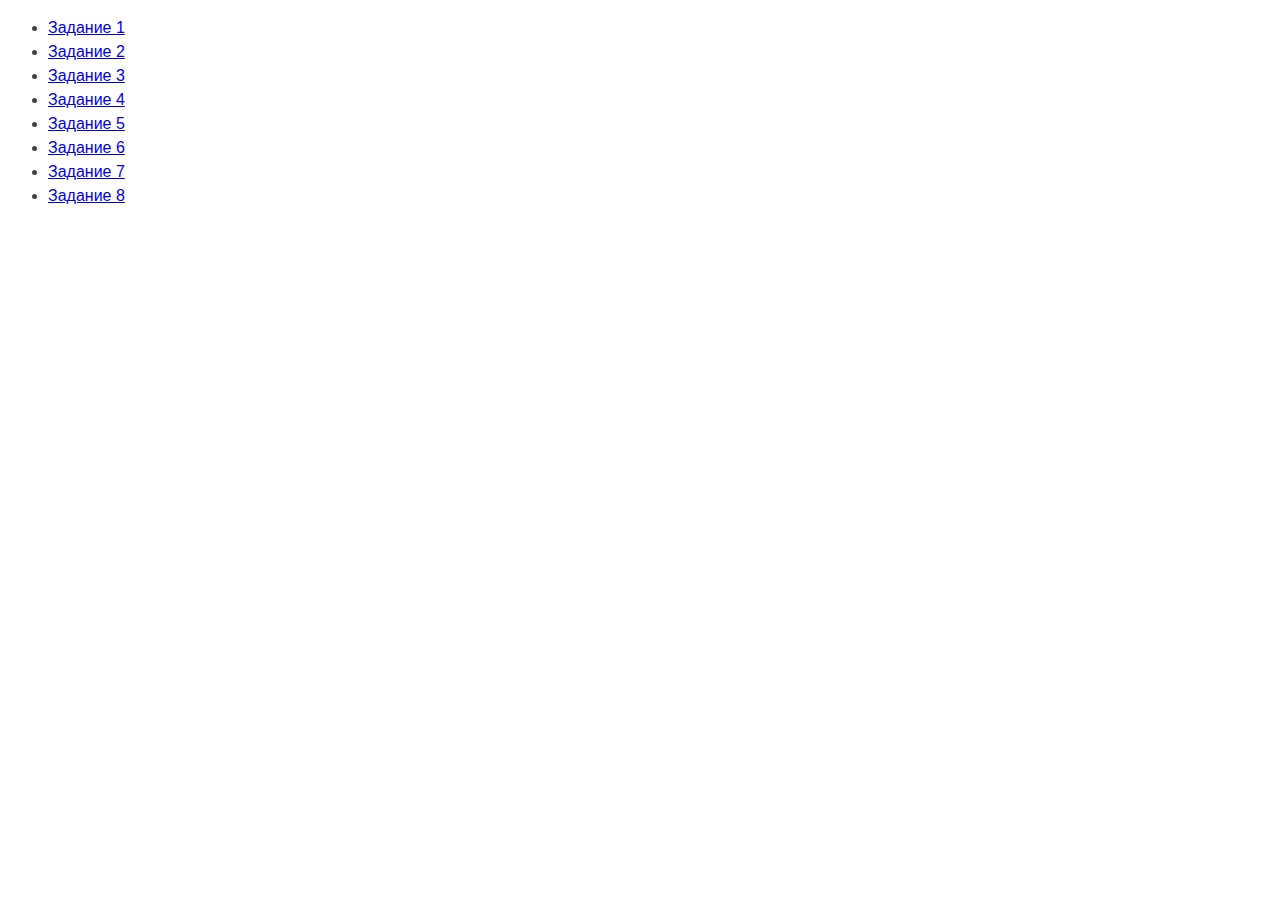
<file: DOM/index.html>
<!DOCTYPE html>
<html lang="ru">
  <head>
    <meta charset="UTF-8" />
    <meta http-equiv="X-UA-Compatible" content="IE=edge" />
    <meta name="viewport" content="width=device-width, initial-scale=1.0" />
    <title>Страница навигации</title>
    <style>
      body {
        font-family: -apple-system, BlinkMacSystemFont, 'Segoe UI', Roboto,
          Oxygen, Ubuntu, Cantarell, 'Open Sans', 'Helvetica Neue', sans-serif;
        background-color: #fff;
        color: #424242;
        line-height: 1.5;
      }
    </style>
  </head>
  <body>
    <ul>
      <li><a href="task-01.html">Задание 1</a></li>
      <li><a href="task-02.html">Задание 2</a></li>
      <li><a href="task-03.html">Задание 3</a></li>
      <li><a href="task-04.html">Задание 4</a></li>
      <li><a href="task-05.html">Задание 5</a></li>
      <li><a href="task-06.html">Задание 6</a></li>
      <li><a href="task-07.html">Задание 7</a></li>
      <li><a href="task-08.html">Задание 8</a></li>
    </ul>
  </body>
</html>
</file>
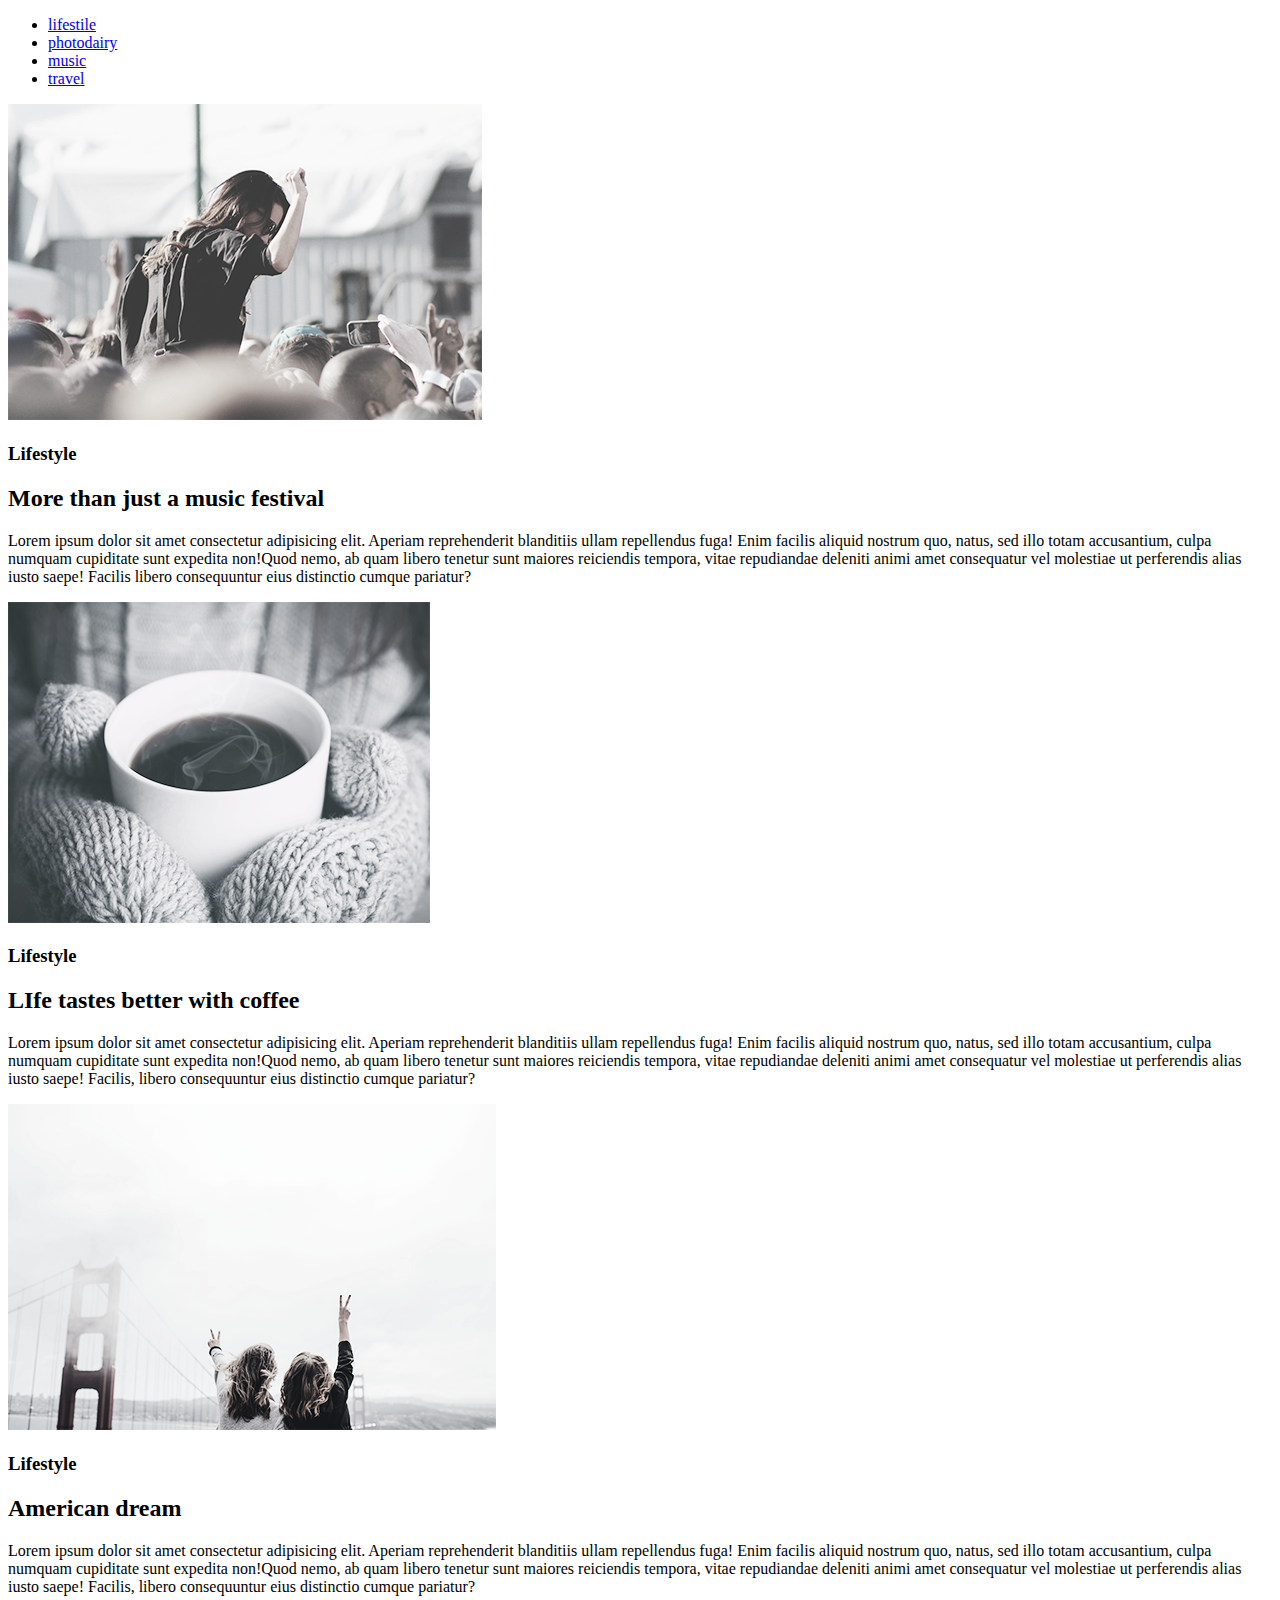
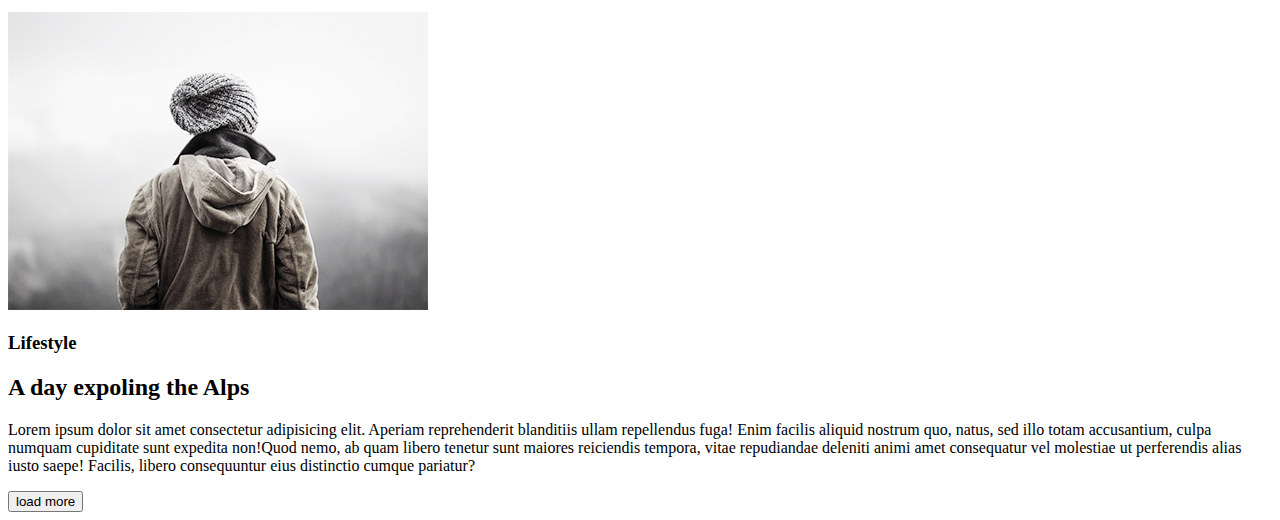
<file: homework-1/index.html>
<!DOCTYPE html>
<html lang="en">

<head>
    <meta charset="UTF-8">
    <meta name="viewport" content="width=device-width, initial-scale=1.0">
    <meta http-equiv="X-UA-Compatible" content="ie=edge">
    <title>Homework-1</title>
</head>

<body>
    <header>
        <!--навігація-->
        <ul>
            <li><a href="#">lifestile</a></li>
            <li><a href="#">photodairy</a></li>
            <li><a href="#">music</a></li>
            <li><a href="#">travel</a></li>
        </ul>
    </header>

    <main>
    <div class="cards">
        <div class="card">
            <img src="./img/1.png" alt="Дівчина в натовпі">
            <h3>Lifestyle</h3>
            <h2>More than just a music festival</h2>
            <p>Lorem ipsum dolor sit amet consectetur adipisicing elit. Aperiam reprehenderit blanditiis ullam
                repellendus fuga! Enim facilis aliquid nostrum quo, natus, sed illo totam accusantium, culpa numquam
                cupiditate sunt expedita non!Quod nemo, ab quam libero tenetur sunt maiores reiciendis tempora, vitae
                repudiandae deleniti animi amet consequatur vel molestiae ut perferendis alias iusto saepe! Facilis
                libero consequuntur eius distinctio cumque pariatur?</p>
        </div>
        <div class="card"> 
            <img src="./img/2.png" alt="З друзями">
            <h3>Lifestyle</h3>
            <h2>LIfe tastes better with coffee</h2>
            <p>Lorem ipsum dolor sit amet consectetur adipisicing elit. Aperiam reprehenderit blanditiis ullam
                repellendus fuga! Enim facilis aliquid nostrum quo, natus, sed illo totam accusantium, culpa numquam
                cupiditate sunt expedita non!Quod nemo, ab quam libero tenetur sunt maiores reiciendis tempora, vitae
                repudiandae deleniti animi amet consequatur vel molestiae ut perferendis alias iusto saepe! Facilis,
                libero consequuntur eius distinctio cumque pariatur?</p>
        </div>
        <div class="card">
            <img src="./img/3.png" alt="Найдовший міст Америки">
            <h3>Lifestyle</h3>
            <h2>American dream</h2>
            <p>Lorem ipsum dolor sit amet consectetur adipisicing elit. Aperiam reprehenderit blanditiis ullam
                repellendus fuga! Enim facilis aliquid nostrum quo, natus, sed illo totam accusantium, culpa numquam
                cupiditate sunt expedita non!Quod nemo, ab quam libero tenetur sunt maiores reiciendis tempora, vitae
                repudiandae deleniti animi amet consequatur vel molestiae ut perferendis alias iusto saepe! Facilis,
                libero consequuntur eius distinctio cumque pariatur?</p>
        </div>
        <div class="card">
            <img src="./img/4.png" alt="Далеко в Альпах">
            <h3>Lifestyle</h3>
            <h2>A day expoling the Alps</h2>
            <p>Lorem ipsum dolor sit amet consectetur adipisicing elit. Aperiam reprehenderit blanditiis ullam
                repellendus fuga! Enim facilis aliquid nostrum quo, natus, sed illo totam accusantium, culpa numquam
                cupiditate sunt expedita non!Quod nemo, ab quam libero tenetur sunt maiores reiciendis tempora, vitae
                repudiandae deleniti animi amet consequatur vel molestiae ut perferendis alias iusto saepe! Facilis,
                libero consequuntur eius distinctio cumque pariatur?</p>
        </div>
        <div>
            <button>load more</button>
        </div>
    </div>
    </main>
    <footer></footer>
</body>

</html>
</file>
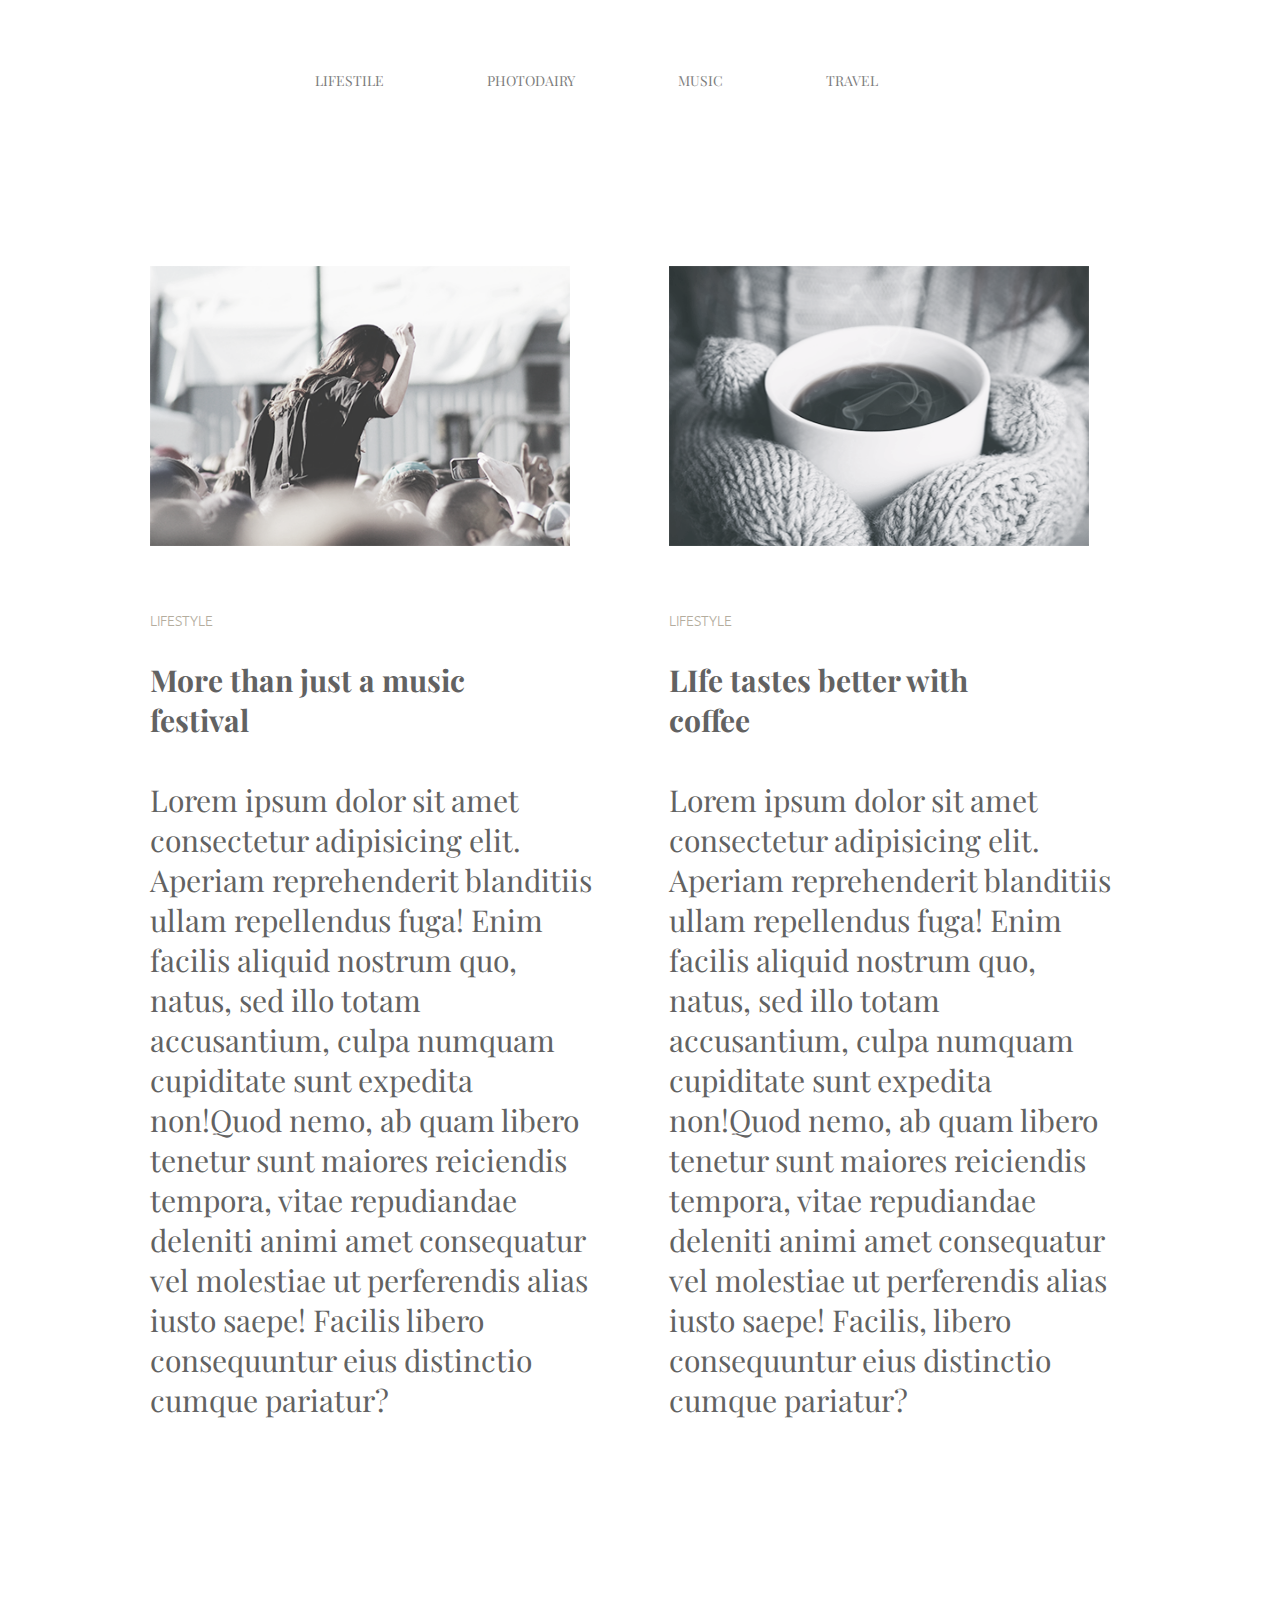
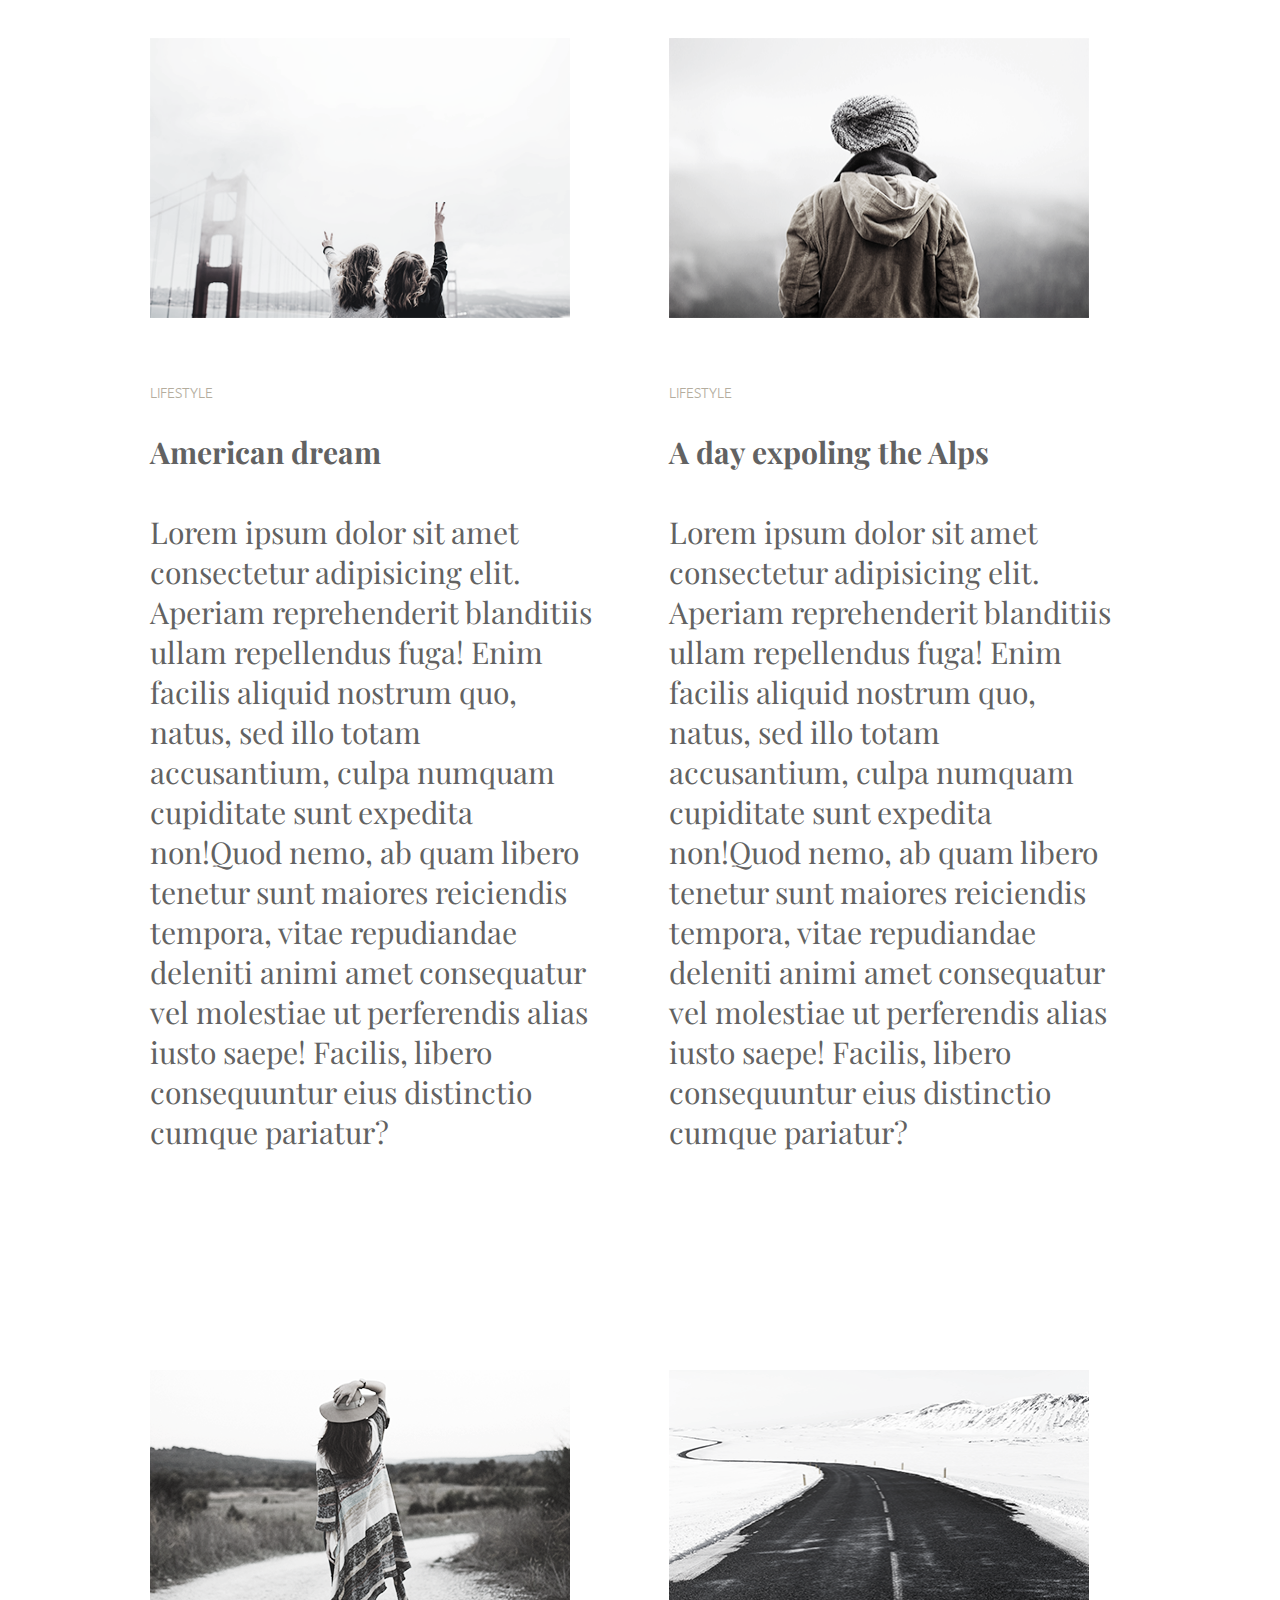
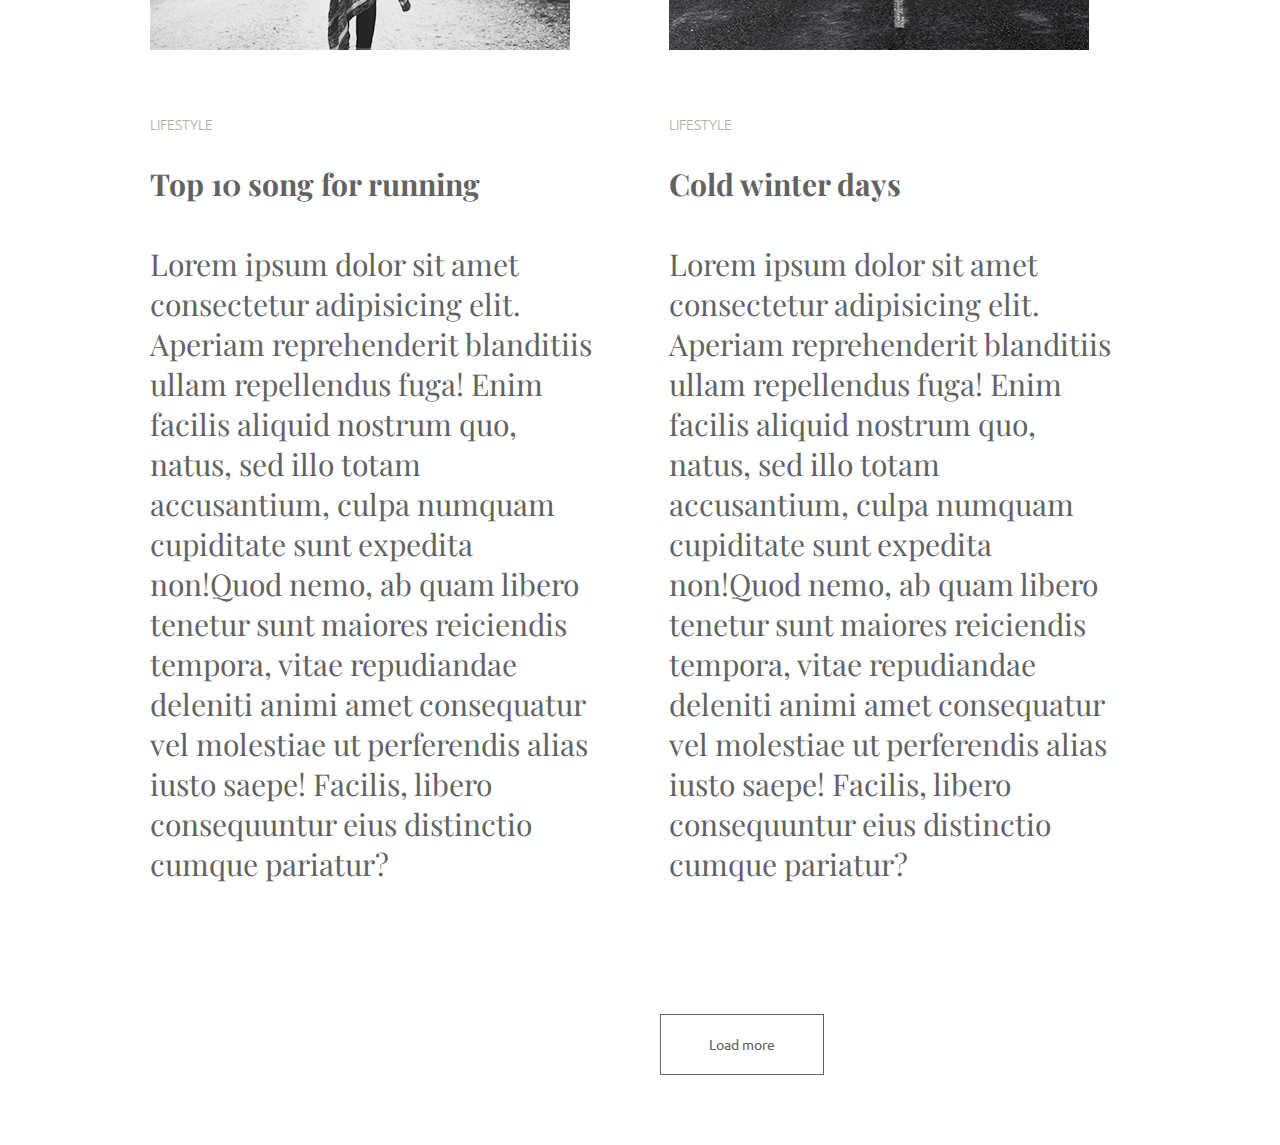
<file: homework-2/index.html>
<!DOCTYPE html>
<html lang="en">

<head>
    <meta charset="UTF-8">
    <meta name="viewport" content="width=device-width, initial-scale=1.0">
    <meta http-equiv="X-UA-Compatible" content="ie=edge">
    <title>Homework-1</title>
    <link rel="stylesheet" href="./css/index.css">
</head>

<body>
    <header>
        <!--навігація-->
        <ul class="list">
            <li ><a href="#">lifestile</a></li>
            <li><a href="#">photodairy</a></li>
            <li><a href="#">music</a></li>
            <li><a href="#">travel</a></li>
        </ul>
    </header>

    <main>
        <div class="cards">
            <div class="card">
                <img src="./img/1.png" alt="Дівчина в натовпі">
                <h3 class="title">Lifestyle</h3>
                <h2 class="about">More than just a music festival</h2>
                <p class="description">Lorem ipsum dolor sit amet consectetur adipisicing elit. Aperiam reprehenderit
                    blanditiis ullam
                    repellendus fuga! Enim facilis aliquid nostrum quo, natus, sed illo totam accusantium, culpa numquam
                    cupiditate sunt expedita non!Quod nemo, ab quam libero tenetur sunt maiores reiciendis tempora,
                    vitae
                    repudiandae deleniti animi amet consequatur vel molestiae ut perferendis alias iusto saepe! Facilis
                    libero consequuntur eius distinctio cumque pariatur?</p>
            </div>
            <div class="card">
                <img src="./img/2.png" alt="З друзями">
                <h3 class="title">Lifestyle</h3>
                <h2 class="about" class="about">LIfe tastes better with coffee</h2>
                <p class="description">Lorem ipsum dolor sit amet consectetur adipisicing elit. Aperiam reprehenderit
                    blanditiis ullam
                    repellendus fuga! Enim facilis aliquid nostrum quo, natus, sed illo totam accusantium, culpa numquam
                    cupiditate sunt expedita non!Quod nemo, ab quam libero tenetur sunt maiores reiciendis tempora,
                    vitae
                    repudiandae deleniti animi amet consequatur vel molestiae ut perferendis alias iusto saepe! Facilis,
                    libero consequuntur eius distinctio cumque pariatur?</p>
            </div>
            <div class="card">
                <img src="./img/3.png" alt="Найдовший міст Америки">
                <h3 class="title">Lifestyle</h3>
                <h2 class="about">American dream</h2>
                <p class="description">Lorem ipsum dolor sit amet consectetur adipisicing elit. Aperiam reprehenderit
                    blanditiis ullam
                    repellendus fuga! Enim facilis aliquid nostrum quo, natus, sed illo totam accusantium, culpa numquam
                    cupiditate sunt expedita non!Quod nemo, ab quam libero tenetur sunt maiores reiciendis tempora,
                    vitae
                    repudiandae deleniti animi amet consequatur vel molestiae ut perferendis alias iusto saepe! Facilis,
                    libero consequuntur eius distinctio cumque pariatur?</p>
            </div>
            <div class="card">
                <img src="./img/4.png" alt="Далеко в Альпах">
                <h3 class="title">Lifestyle</h3>
                <h2 class="about">A day expoling the Alps</h2>
                <p class="description">Lorem ipsum dolor sit amet consectetur adipisicing elit. Aperiam reprehenderit
                    blanditiis ullam
                    repellendus fuga! Enim facilis aliquid nostrum quo, natus, sed illo totam accusantium, culpa numquam
                    cupiditate sunt expedita non!Quod nemo, ab quam libero tenetur sunt maiores reiciendis tempora,
                    vitae
                    repudiandae deleniti animi amet consequatur vel molestiae ut perferendis alias iusto saepe! Facilis,
                    libero consequuntur eius distinctio cumque pariatur?</p>
            </div>
            <div class="card">
                <img src="./img/5.png" alt="Одиноко">
                <h3 class="title">Lifestyle</h3>
                <h2 class="about">Top 10 song for running</h2>
                <p class="description">Lorem ipsum dolor sit amet consectetur adipisicing elit. Aperiam reprehenderit
                    blanditiis ullam
                    repellendus fuga! Enim facilis aliquid nostrum quo, natus, sed illo totam accusantium, culpa numquam
                    cupiditate sunt expedita non!Quod nemo, ab quam libero tenetur sunt maiores reiciendis tempora,
                    vitae
                    repudiandae deleniti animi amet consequatur vel molestiae ut perferendis alias iusto saepe! Facilis,
                    libero consequuntur eius distinctio cumque pariatur?</p>
            </div>
            <div class="card">
                <img src="./img/6.png" alt="Дорога, Сніг">
                <h3 class="title">Lifestyle</h3>
                <h2 class="about">Cold winter days</h2>
                <p class="description">Lorem ipsum dolor sit amet consectetur adipisicing elit. Aperiam reprehenderit
                    blanditiis ullam
                    repellendus fuga! Enim facilis aliquid nostrum quo, natus, sed illo totam accusantium, culpa numquam
                    cupiditate sunt expedita non!Quod nemo, ab quam libero tenetur sunt maiores reiciendis tempora,
                    vitae
                    repudiandae deleniti animi amet consequatur vel molestiae ut perferendis alias iusto saepe! Facilis,
                    libero consequuntur eius distinctio cumque pariatur?</p>
            </div>
            <div>
                <button class="btn">Load more</button>
            </div>
        </div>
    </main>
    <footer></footer>
</body>

</html>
</file>
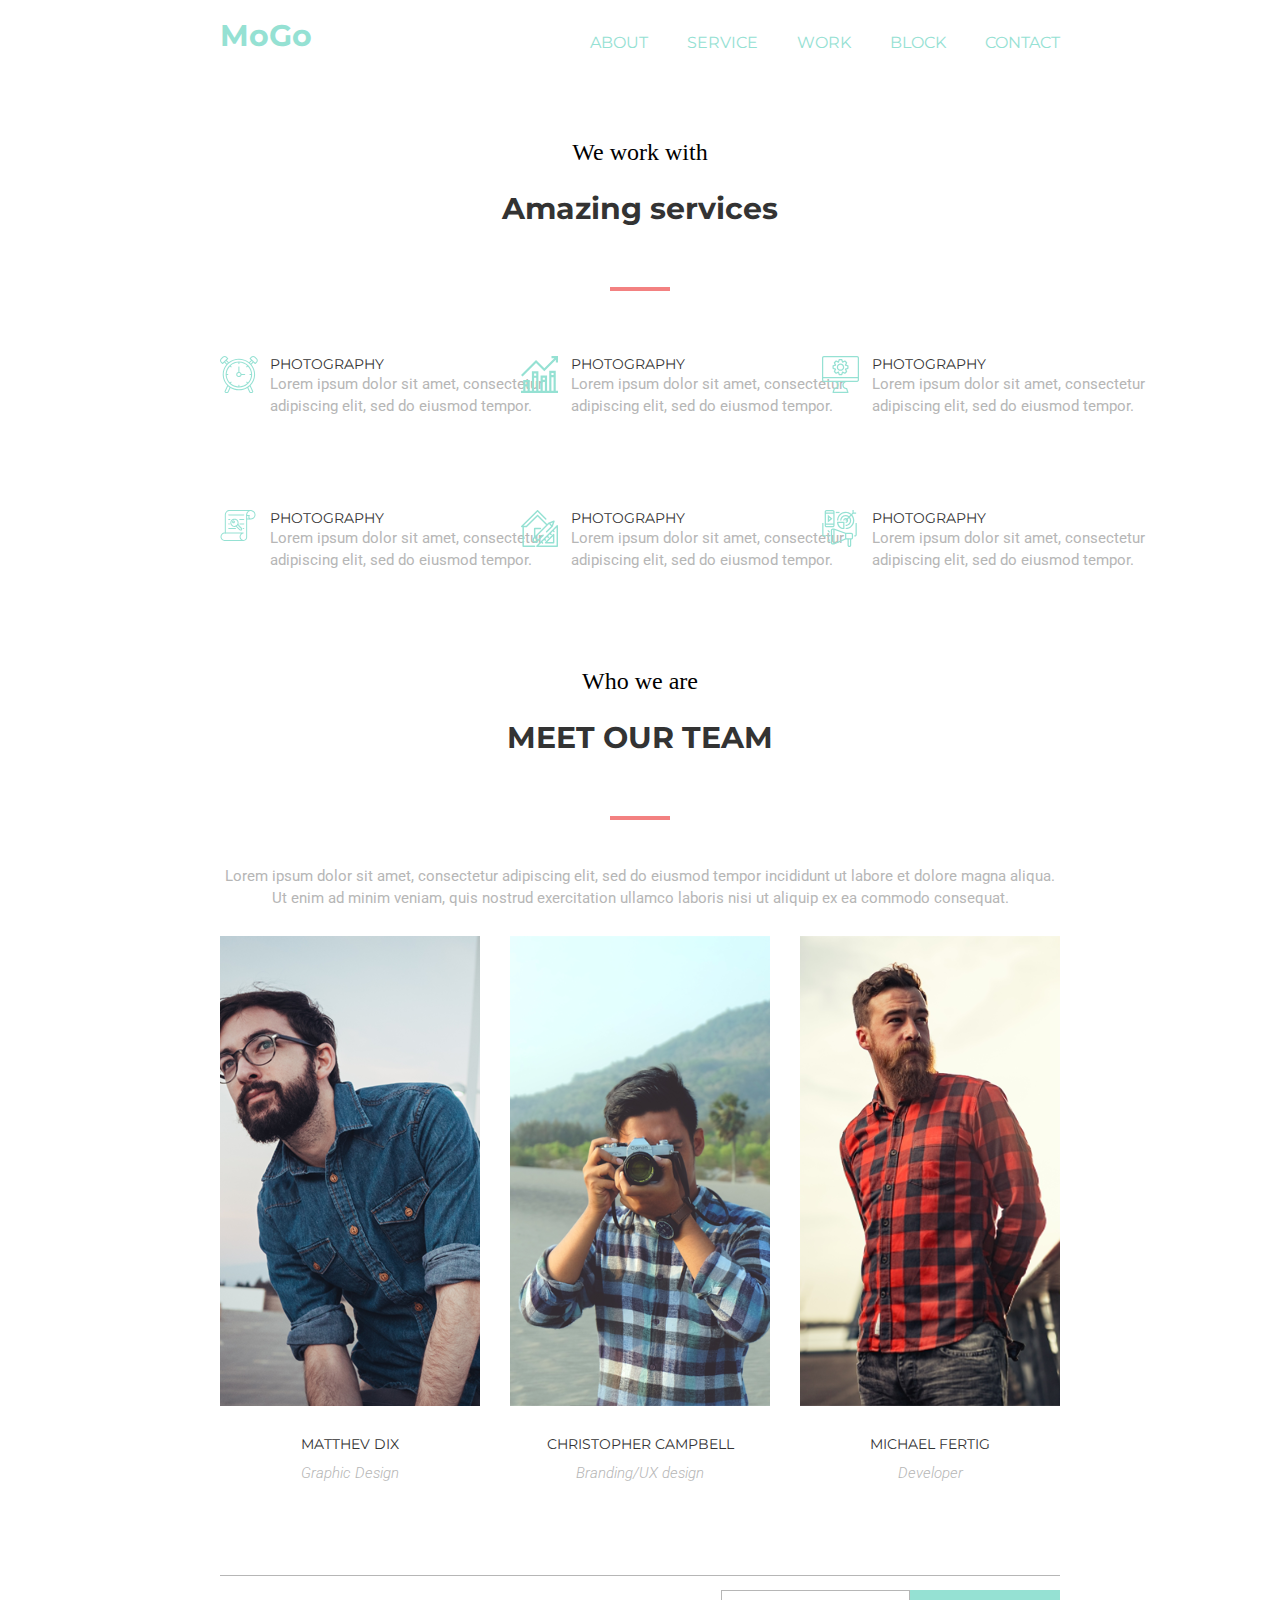
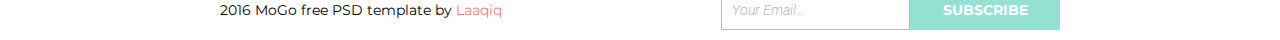
<file: homework-3/index.html>
<!DOCTYPE html>
<html lang="en">

<head>
    <meta charset="UTF-8">
    <meta name="viewport" content="width=device-width, initial-scale=1.0">
    <title>DZ4</title>
    <link rel="stylesheet" href="./css/style.css">
</head>

<body>
    <header>
        <div class="container header-container">

            <h2 class="logo">MoGo</h2>

            <nav>
                <ul class="list">
                    <a href="#">
                        <li class="menu-btn">ABOUT</li>
                    </a>
                    <a href="#">
                        <li class="menu-btn">SERVICE</li>
                    </a>
                    <a href="#">
                        <li class="menu-btn">WORK</li>
                    </a>
                    <a href="#">
                        <li class="menu-btn">BLOCK</li>
                    </a>
                    <a href="#">
                        <li class="menu-btn">CONTACT</li>
                    </a>
                </ul>
            </nav>
        </div>
    </header>
    <main>
        <div class="container">
            <section class="info-block">
                <h3 class="Title">We work with</h3>
                <h2 class="services">Amazing services</h2>
                <div class="line"></div>
            </section>
            <section class="benefits">

                <div class="benefit">
                    <div class="img-block">
                        <img src="./img/clock.svg" alt="clock" class="icon">
                    </div>
                    <div class="textblock">
                        <h4 class="title">PHOTOGRAPHY</h4>
                        <p class="text">Lorem ipsum dolor sit amet, consectetur adipiscing elit, sed do eiusmod tempor.
                        </p>
                    </div>
                </div>

                <div class="benefit">
                    <div class="img-block">
                        <img src="./img/bar-graph.svg" alt="bar-graph" class="icon">
                    </div>
                    <div class="textblock">
                        <h4 class="title">PHOTOGRAPHY</h4>
                        <p class="text">Lorem ipsum dolor sit amet, consectetur adipiscing elit, sed do eiusmod tempor.
                        </p>
                    </div>
                </div>

                <div class="benefit">
                    <div class="img-block">
                        <img src="./img/computer.svg" alt="computer" class="icon">
                    </div>
                    <div class="textblock">
                        <h4 class="title">PHOTOGRAPHY</h4>
                        <p class="text">Lorem ipsum dolor sit amet, consectetur adipiscing elit, sed do eiusmod tempor.
                        </p>
                    </div>
                </div>

                <div class="benefit">
                    <div class="img-block">
                        <img src="./img/list.svg" alt="list" class="icon">
                    </div>
                    <div class="textblock">
                        <h4 class="title">PHOTOGRAPHY</h4>
                        <p class="text">Lorem ipsum dolor sit amet, consectetur adipiscing elit, sed do eiusmod tempor.
                        </p>
                    </div>
                </div>

                <div class="benefit">
                    <div class="img-block">
                        <img src="./img/home.svg" alt="home" class="icon">
                    </div>
                    <div class="textblock">
                        <h4 class="title">PHOTOGRAPHY</h4>
                        <p class="text">Lorem ipsum dolor sit amet, consectetur adipiscing elit, sed do eiusmod tempor.
                        </p>
                    </div>
                </div>

                <div class="benefit">
                    <div class="img-block">
                        <img src="./img/activity.svg" alt="activity" class="icon">
                    </div>
                    <div class="textblock">
                        <h4 class="title">PHOTOGRAPHY</h4>
                        <p class="text">Lorem ipsum dolor sit amet, consectetur adipiscing elit, sed do eiusmod tempor.
                        </p>
                    </div>
                </div>

            </section>
            <div class="container">
                <section class="info-block">
                    <h3 class="who">Who we are</h3>
                    <h2 class="services">MEET OUR TEAM</h2>
                    <div class="linesecond"></div>
                    <p class="textsecond">Lorem ipsum dolor sit amet, consectetur adipiscing elit, sed do eiusmod tempor
                        incididunt ut labore et dolore magna aliqua. Ut enim ad minim veniam, quis nostrud exercitation
                        ullamco laboris nisi ut aliquip ex ea commodo consequat.</p>
                </section>
            </div>

            <div class="team">
                <div class="person first-man">
                    <div class="gradient">
                        <div class="social">
                            <div class="social-item"><a href="#"><img src="./img/faceb.svg" alt=""></a></div>
                            <div class="social-item"><a href="#"><img src="./img/twitter.svg" alt=""></a></div>
                            <div class="social-item"><a href="#"><img src="./img/pinterest.svg" alt=""></a></div>
                            <div class="social-item"><a href="#"><img src="./img/instagram.svg" alt=""></a></div>
                        </div>
                    </div>
                    <div class="man"></div>
                    <div class="card">
                        <h4 class="name">MATTHEV DIX</h4>
                        <p class="work">Graphic Design
                        </p>
                    </div>
                </div>

                <div class="person second-man">
                    <div class="gradient">
                        <div class="social">
                            <div class="social-item"><a href="#"><img src="./img/faceb.svg" alt=""></a></div>
                            <div class="social-item"><a href="#"><img src="./img/twitter.svg" alt=""></a></div>
                            <div class="social-item"><a href="#"><img src="./img/pinterest.svg" alt=""></a></div>
                            <div class="social-item"><a href="#"><img src="./img/instagram.svg" alt=""></a></div>
                        </div>
                    </div>
                    <div class="man"></div>
                    <div class="textblock2">
                        <h4 class="name">CHRISTOPHER CAMPBELL</h4>
                        <p class="work">Branding/UX design
                        </p>
                    </div>
                </div>

                <div class="person third-man">
                    <div class="gradient">
                        <div class="social">
                            <div class="social-item"><a href="#"><img src="./img/faceb.svg" alt=""></a></div>
                            <div class="social-item"><a href="#"><img src="./img/twitter.svg" alt=""></a></div>
                            <div class="social-item"><a href="#"><img src="./img/pinterest.svg" alt=""></a></div>
                            <div class="social-item"><a href="#"><img src="./img/instagram.svg" alt=""></a></div>
                        </div>
                    </div>
                    <div class="man"></div>
                    <h4 class="name">MICHAEL FERTIG</h4>
                    <p class="work">Developer
                    </p>
                </div>
            </div>
            <div class="footer-line"></div>
        </div>



    </main>
    <footer>
        <div class="container footer-container"><p class="copy">  2016 MoGo free PSD template by <span class="orange-text">Laaqiq</span></p>
            <div class="footer-form"><input type="text" placeholder="Your Email..."><button class=".btn">SUBSCRIBE</button>
            </div>
        </div>
    </footer>

</body>

</html>
</file>
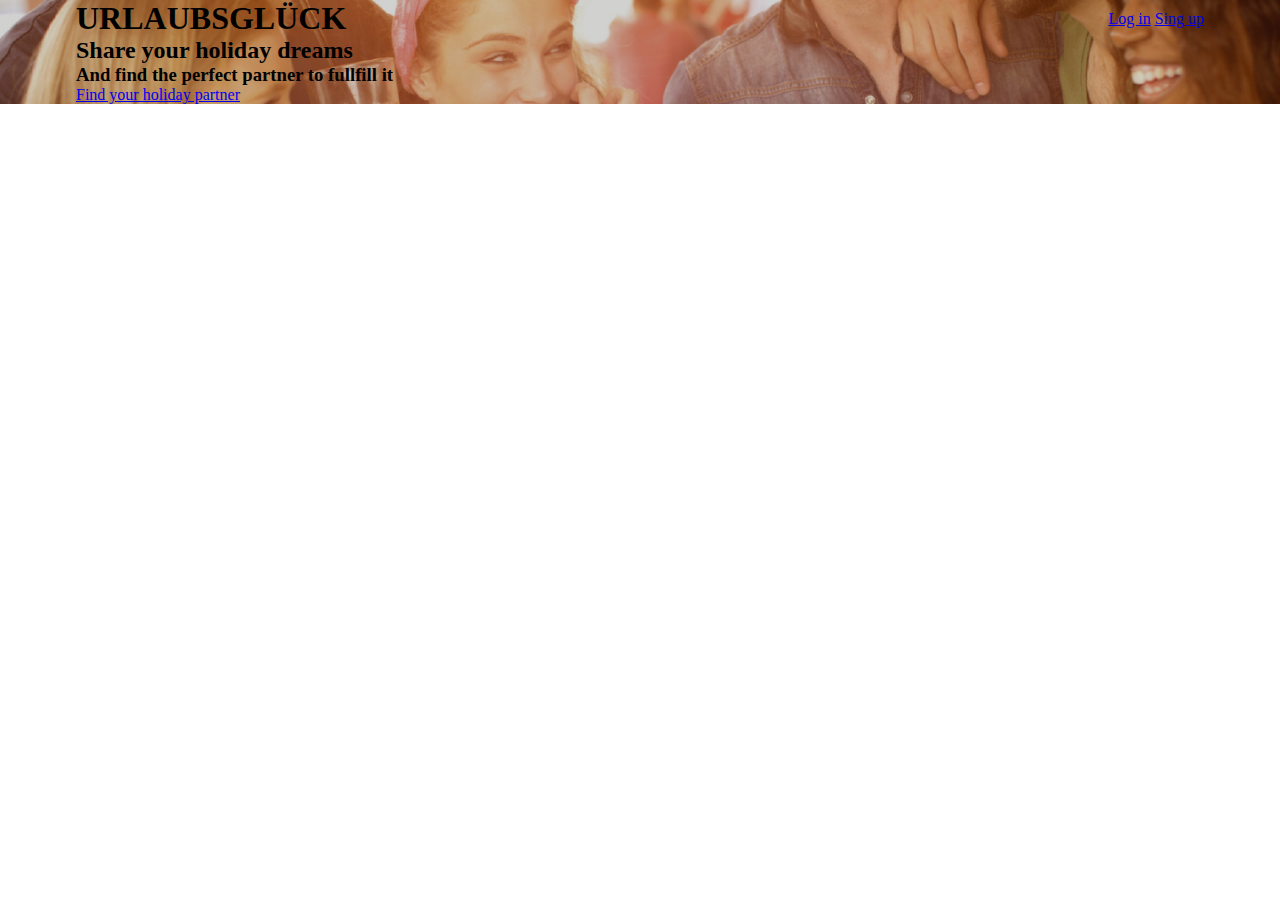
<file: homework-7/index.html>
<!DOCTYPE html>
<html lang="en">
<head>
    <meta charset="UTF-8">
    <meta name="viewport" content="width=device-width, initial-scale=1.0">
    <title>Document</title>
    <link rel="stylesheet" href="./css/style.css">
</head>
<body>
    <main>
        <div class=" cont-holiday">
        <div class="cont">
        <nav>
            <h1 class="logo">URLAUBSGLÜCK</h1>
            <div class="log-in">
                <a href="#">Log in</a>
                <a class="ref-sign-up" href="#">Sing up</a>
            </div>
        </nav>
        <section class="about-holiday">
            <h2>Share your holiday dreams</h2>
            <h3>And find the perfect partner to fullfill it</h3>
            <a href="#">Find your holiday partner</a>
        </section>
    </div>
    </div>
    </main>
</body>
</html>
</file>
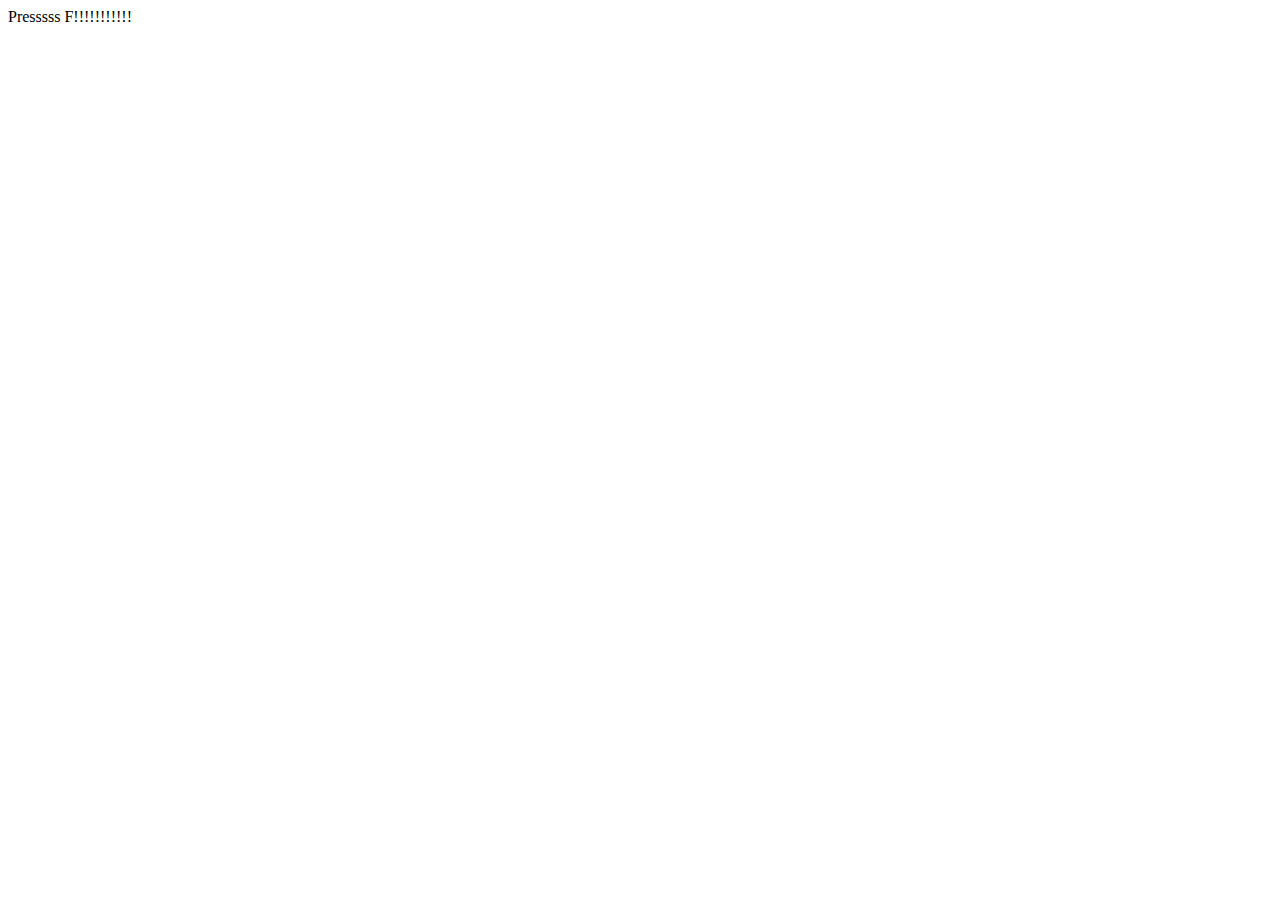
<file: practick-5/index.html>
<!DOCTYPE html>
<html lang="en">
<head>
    <meta charset="UTF-8">
    <meta name="viewport" content="width=device-width, initial-scale=1.0">
    <title>Document</title>
</head>
<body>
    <script src="js/script.js"></script>
</body>
</html> Presssss F!!!!!!!!!!!
</file>
<file: homework-2/css/index.css>
@import url('https://fonts.googleapis.com/css2?family=Playfair+Display&family=Ubuntu&display=swap');

* {
    margin: 0;
    padding: 0;
}

li {
    list-style: none;
    display: inline-block;
    margin-right: 100px;
}

.list {
    margin-left: 315px;
    font-family: 'Playfair Display', serif;
    font-size: 14px;
    line-height: 19px;
    color: #7D7D7D;
    margin-top: 71px;
    margin-bottom: 88px;
    text-transform: uppercase;
}

.list li {
    margin-right: 100px;
    display: inline-block;
}

a {
    text-decoration: none;
    color: #7D7D7D;
}

.cards {
    margin-left: 150px;
}

.card {
    display: inline-block;
    width: 450px;
    margin-bottom: 130px;
}

.card h2,
.card p {
    font-family: 'Playfair Display', serif;
}

.card:nth-child(2n+1) {
    margin-right: 65px;
}

.title {
    margin-top: 62px;
    margin-bottom: 32px;
    width: 64px;
    height: 16px;
}

.about {
    margin-bottom: 40px;
    margin-right: 77px;
    font-size: 30px;
    line-height: 40px;
    color: #626262;
}

img {
    width: 420px;
    height: 280px;
    margin-top: 88px;
}

.btn {
    margin-left: 510px;
    font-family: 'Ubuntu', sans-serif;
    padding: 20px 48px;
    font-size: 14px;
    line-height: 19px;
    color: #626262;
    background-color: #fff;
    border: 1px solid #626262;
    margin-bottom: 70px;
}

.title {
    font-family: 'Ubuntu', sans-serif;
    font-style: normal;
    font-weight: 300;
    font-size: 14px;
    line-height: 16px;
    color: #B4AD9E;
    text-transform: uppercase;
}

.description {
    font-family: Playfair Display;
    font-style: normal;
    font-weight: normal;
    font-size: 30px;
    line-height: 40px;
    color: #626262;
}

li a:hover {
    color: blue;
}

.btn:hover {
    color: white;
    background-color: gray;
}
</file>
<file: homework-3/css/style.css>
@import url('https://fonts.googleapis.com/css2?family=Montserrat&family=Roboto&display=swap');

/* font-family: 'Montserrat', sans-serif;
font-family: 'Roboto', sans-serif; */

* {
    padding: 0;
    margin: 0;
}

.header-container {
    display: flex;
    justify-content: space-between;
    align-items: center;
}

.logo {
    font-family: 'Montserrat', sans-serif;
    font-style: normal;
    font-weight: bold;
    font-size: 30px;
    line-height: 37px;
    margin-top: 17px;

    color: #95E1D3;
}



.list a::after {
    display: block;
    position: absolute;
    left: 0;
    width: 0;
    height: 2px;
    background-color: #F38181;
    content: "";
    transition: 0.3s ease-out;
}

.list a:hover {
    color: #F38181;
}

li {
    display: inline-block;
    font-family: 'Montserrat', sans-serif;
    font-style: normal;
}

.Title {
    margin-top: 81px;
    font-family: 'Kaushan Script', cursive;
    font-style: normal;
    font-weight: normal;
    font-size: 24px;
    line-height: 35px;
    text-align: center;
}

.services {
    font-family: 'Montserrat', sans-serif;
    font-style: normal;
    font-weight: bold;
    font-size: 30px;
    line-height: 37px;
    color: #333333;
    margin-top: 20px;
}

.list a {
    position: relative;
    color: #95E1D3;
    cursor: pointer;
    line-height: 1;
    text-decoration: none;
}

.title {
    font-family: 'Montserrat', sans-serif;
    font-style: normal;
    font-weight: normal;
    font-size: 14px;
    line-height: 17px;
    color: #333333;
}

a:hover:after,
a:focus:after {
    width: 100%;
}

.text {
    font-family: 'Roboto', sans-serif;
    width: 310px;
    height: 37px;
    left: 848px;
    top: 547px;
    font-style: normal;
    font-weight: normal;
    font-size: 15px;
    line-height: 22px;
    color: #B6B6B6;
}

.img-block {
    font-family: 'Roboto', sans-serif;
    font-style: normal;
    font-weight: normal;
    font-size: 15px;
    line-height: 22px;
    display: flex;
    height: 100%;
    width: 11.17%;
    justify-content: flex-start;
    align-items: flex-start;
    padding-right: 23.61px;
}



.container {
    width: 65.625vw;
}

.line {
    display: inline-block;
    height: 4px;
    width: 60px;
    background-color: #F38181;
    margin-bottom: 65px;
    margin-top: 40px;
}

main {
    display: flex;
    justify-content: center;
}

.info-block {
    display: flex;
    flex-direction: column;
    align-items: center;
}

.info-block h2 {
    margin-bottom: 20px;
}

.list {
    margin-top: 32px;
    justify-content: space-between;
    display: flex;
    width: 470px;
}

.benefits {
    display: flex;
    justify-content: space-between;
    width: 100%;
    flex-wrap: wrap;
}

.benefit {
    display: flex;
    width: 28.33%;
    margin-bottom: 100px;
}

header {
    display: flex;
    justify-content: center;
}


.textsecond {
    font-family: 'Roboto', sans-serif;
    font-style: normal;
    font-weight: normal;
    font-size: 15px;
    line-height: 22px;
    color: #B6B6B6;
    text-align: center;
    margin-bottom: 27px;
}


.linesecond {
    display: inline-block;
    height: 4px;
    width: 60px;
    background-color: #F38181;
    margin-bottom: 45px;
    margin-top: 40px;
}

.first-man .man {
    background-image: url(../img/firstman.svg);
}

.second-man .man {
    background-image: url(../img/secondman.svg);
}

.third-man .man {
    background-image: url(../img/thirdman.svg);
}

.person {
    width: 30.95%;
}

.name {
    font-family: 'Montserrat', sans-serif;
    font-style: normal;
    font-weight: normal;
    font-size: 14px;
    line-height: 17px;

    text-align: center;
    font-variant: small-caps;

    color: #333333;
    text-align: center;
    margin-top: 30px;
}

.work {
    font-family: 'Roboto', sans-serif;
    font-style: italic;
    font-weight: 300;
    font-size: 15px;
    line-height: 18px;
    color: #B6B6B6;
    text-align: center;
    margin-top: 11px;
}

.team {
    display: flex;
    justify-content: space-between;
}

.person {
    position: relative;
    display: flex;
    flex-direction: column;
    align-items: center;
    width: 30.95%;
}

.gradient {
    display: none;
    position: absolute;
    top: -10px;
    left: -10px;
    width: 100%;
    min-height: 470px;
    justify-content: center;
    align-items: center;
    background: linear-gradient(180deg, rgba(239, 139, 138, 0.8) 0%, rgba(229, 207, 130, 0.8) 100%);
}

.social-item {
    width: 57px;
    height: 57px;
    display: flex;
    justify-content: center;
    align-items: center;
    margin-right: 1px;
    background: #FCE38A;
}

.social-item:hover {
    background: #95E1D3;
}

.social {
    display: flex;
}

.copy {
    font-family: 'Montserrat', sans-serif;
    font-style: normal;
    font-weight: normal;
    font-size: 14px;
    line-height: 17px;
    margin-top: 22px;
}

.orange-text {
    color: #F38181;
}

.footer-container {
    display: flex;
    justify-content: space-between;
}

.team {
    margin-bottom: 80px;
}

.margin {
    margin-bottom: 22px;
}

.footer-form input {
    height: 38px;
    padding-left: 10px;
    border: 1px solid #B6B6B6;
    margin-bottom: 10px;
}

input::placeholder {
    color: #B6B6B6;
    font-family: 'Roboto', sans-serif;
    font-style: italic;
    font-weight: 300;
    font-size: 14px;
    line-height: 16px;
}

.footer-form button {
    width: 150px;
    height: 40px;
    background: #95E1D3;
    font-family: 'Montserrat', sans-serif;
    font-style: normal;
    font-weight: bold;
    font-size: 14px;
    line-height: 17px;
    margin-top: 10px;
    border: none;
    color: #FFFFFF;
}

.first-man:hover .gradient {
    display: flex;
}

.second-man:hover .gradient {
    display: flex;
}

.third-man:hover .gradient {
    display: flex;
}

.footer-line {
    display: inline-block;
    width: 100%;
    height: 1px;
    background-color: #B6B6B6;
}

footer {
    display: flex;
    justify-content: center;
}

.who {
    font-family: 'Kaushan Script', cursive;
    font-style: normal;
    font-weight: normal;
    font-size: 24px;
    line-height: 35px;
    text-align: center;
}

.man {
    width: 100%;
    min-height: 470px;
    background-size: cover;
    background-position: center;
}
</file>
<file: homework-7/css/style.css>
@import url('https://fonts.googleapis.com/css2?family=Montserrat&family=Roboto:wght@300&display=swap');

* {
    margin: 0;
    padding: 0;
}

.cont {
    width: 88.125vw;
}

.cont-holiday {
    width: 100%;
    display: flex;
    justify-content: center;
    background-image: url(../img/bc.png);
    background-position: center;
    background-size: cover;
}

nav {
    width: 100%;
    display: flex;
    justify-content: space-between;
    align-items: center;
}
</file>
